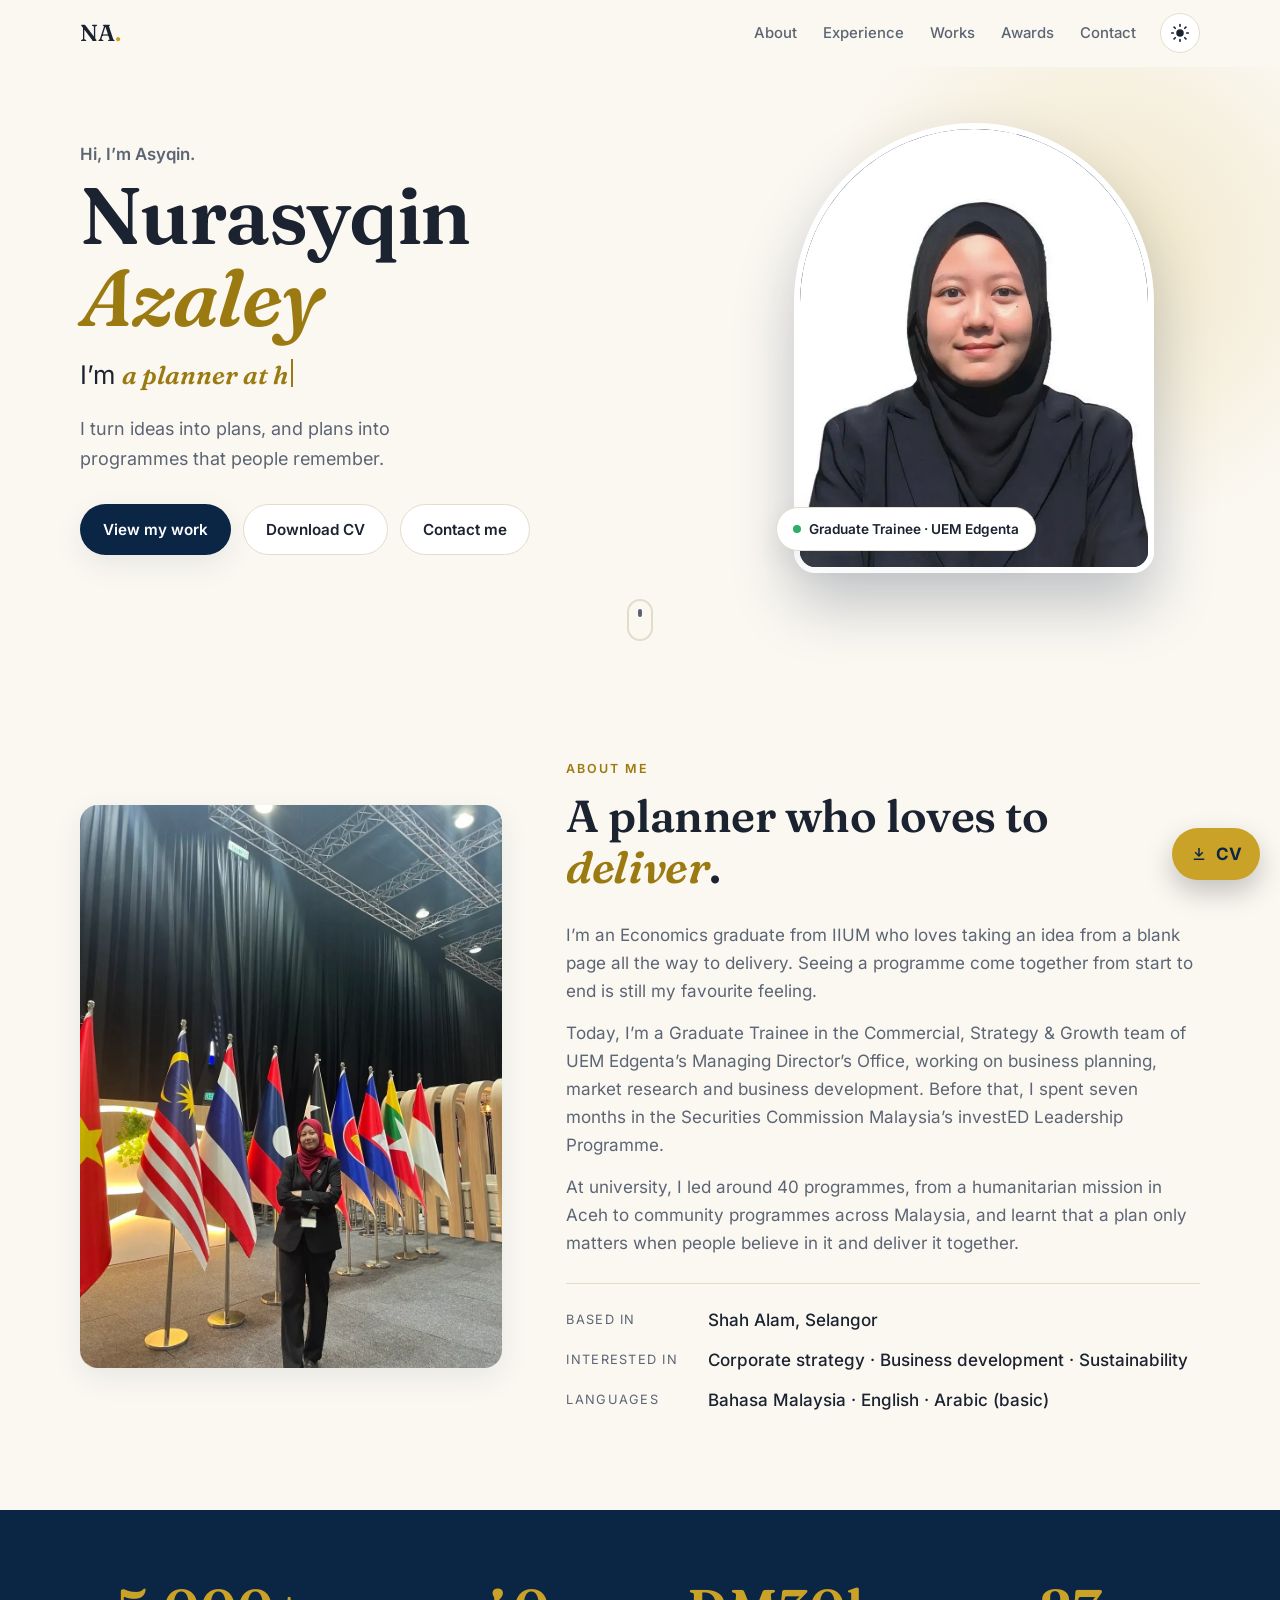
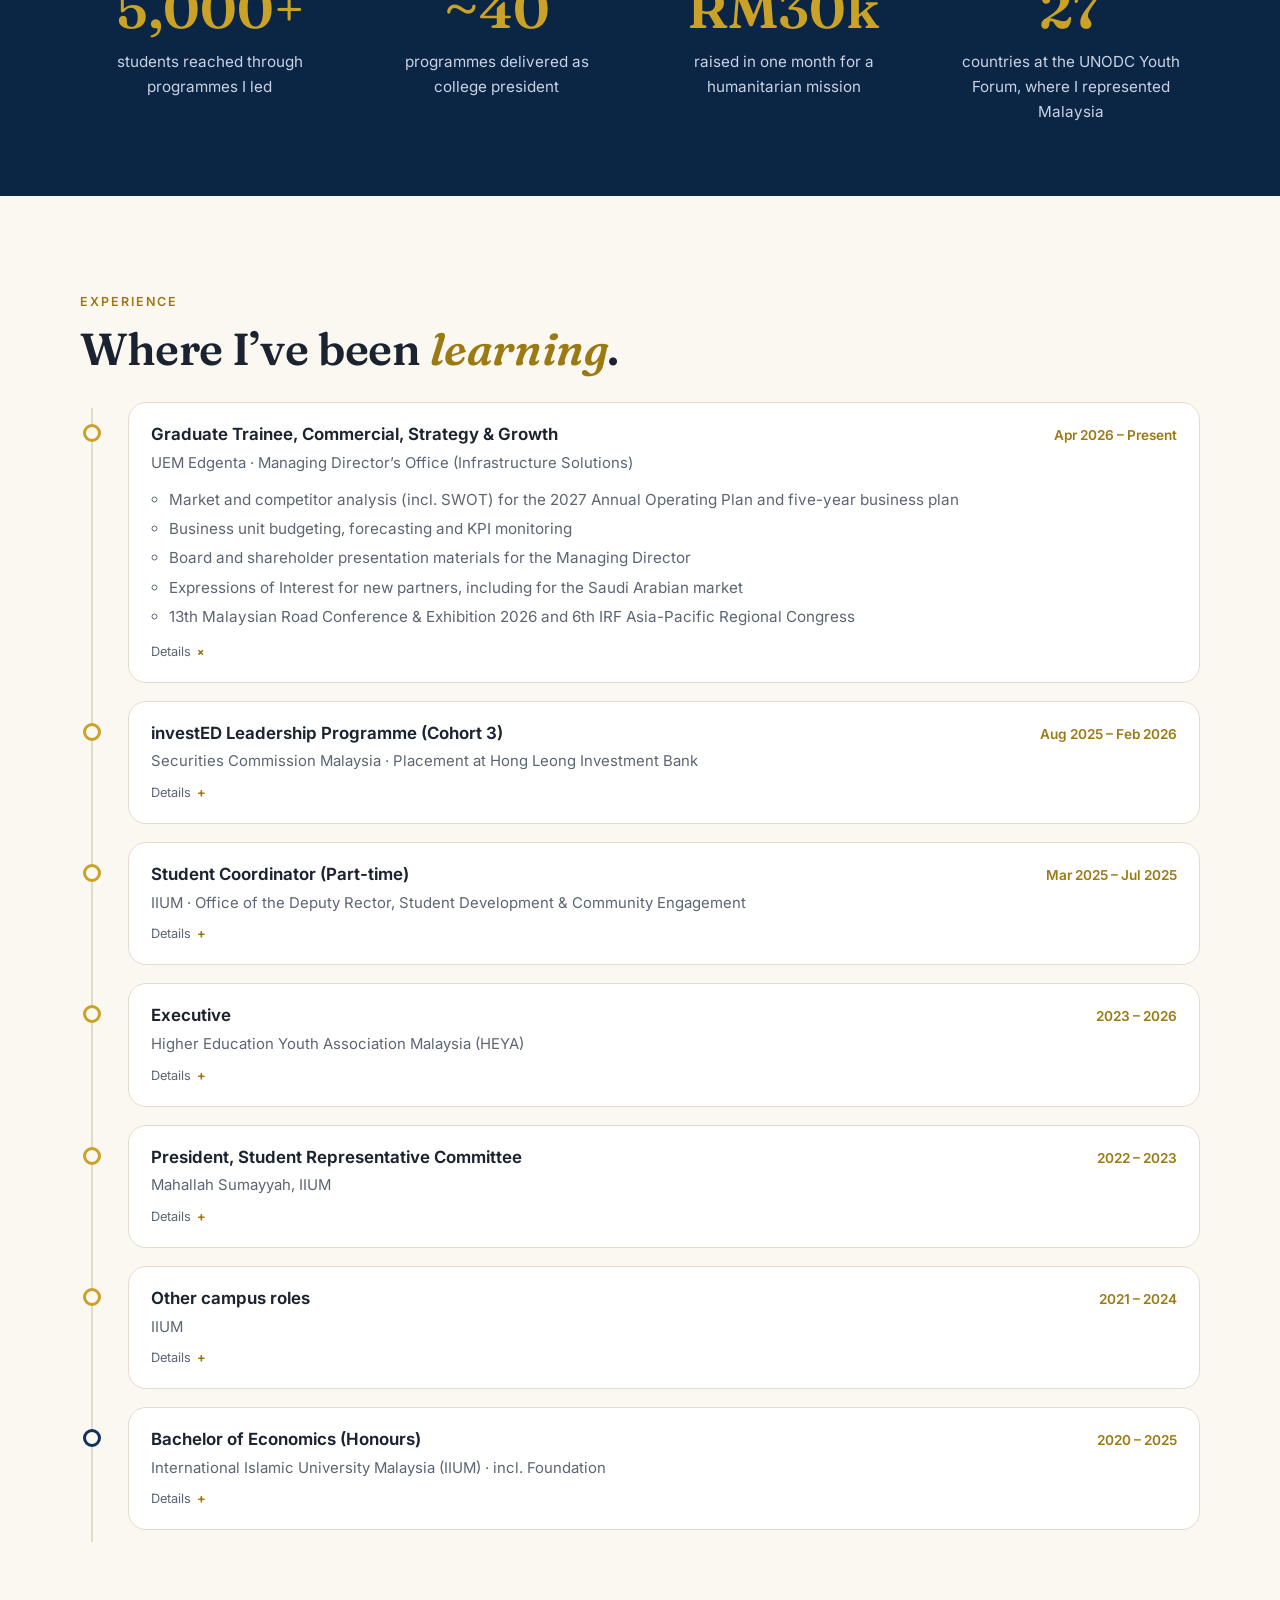
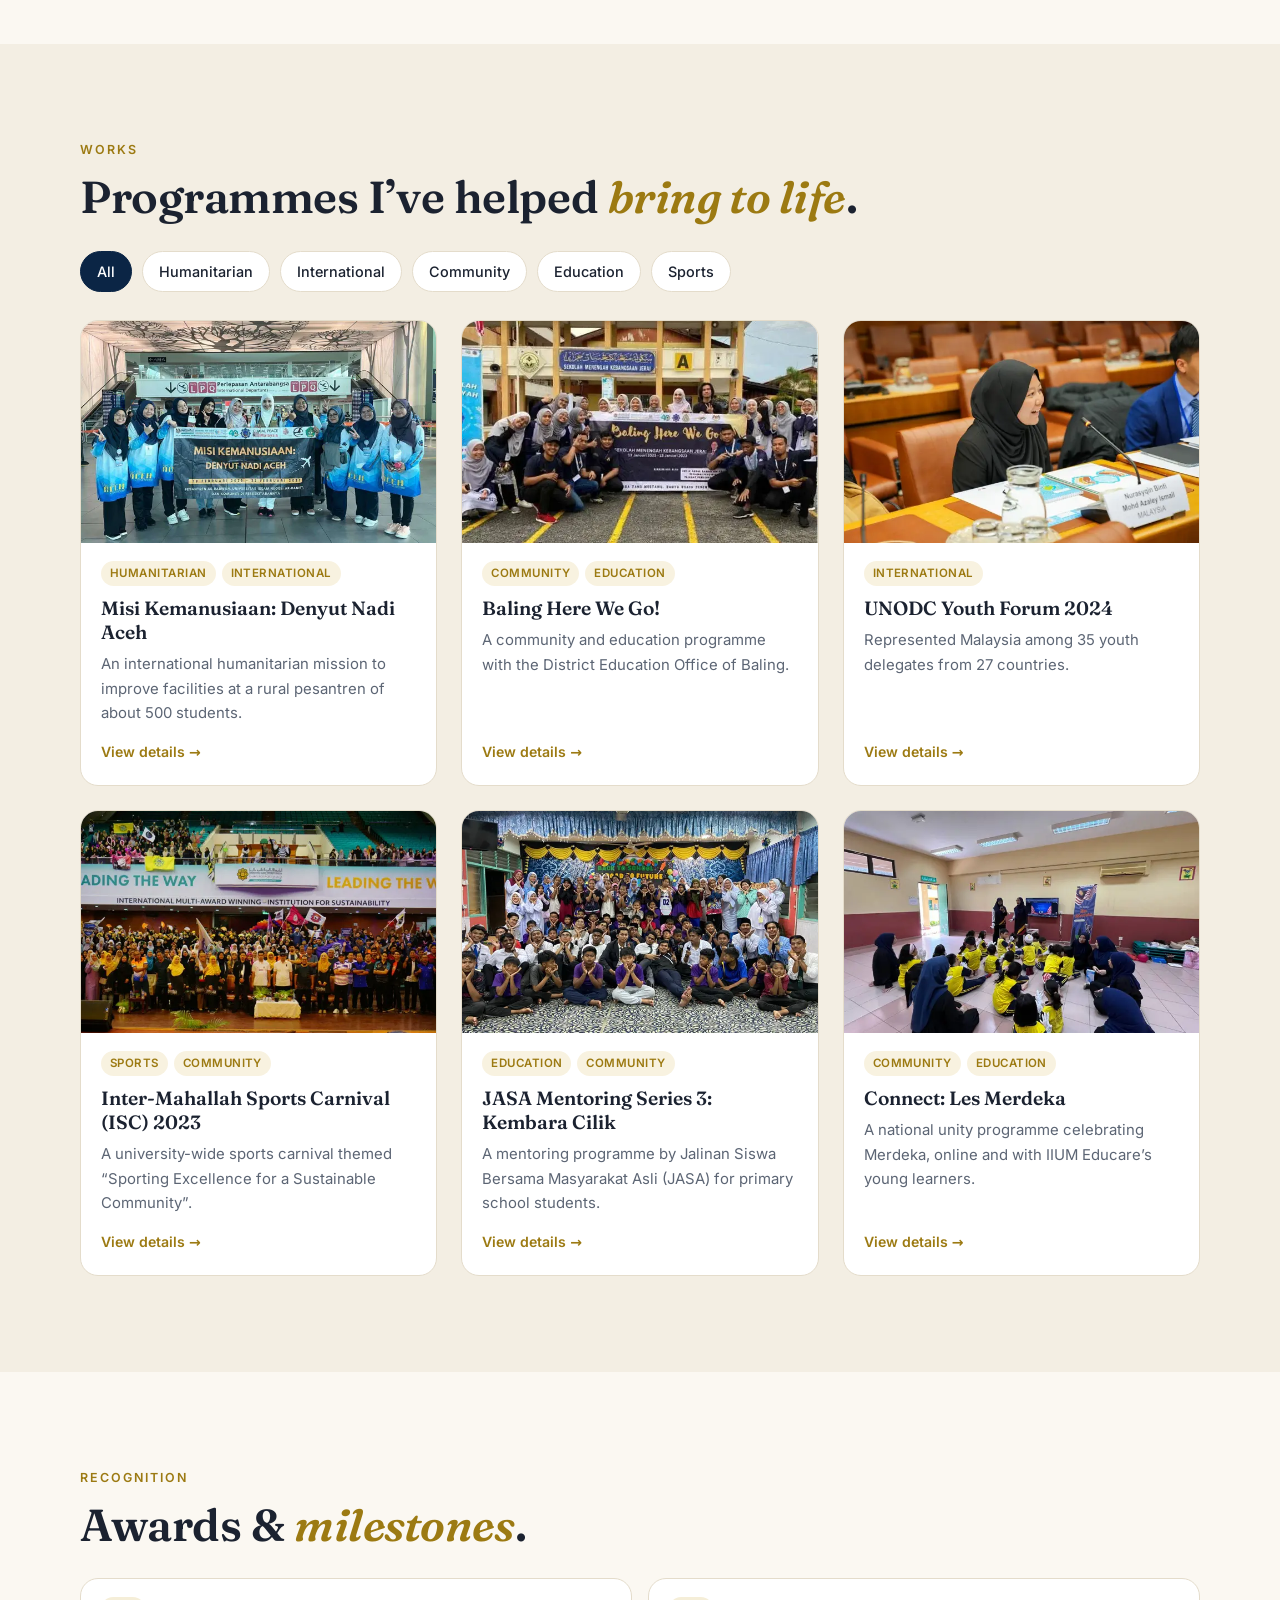
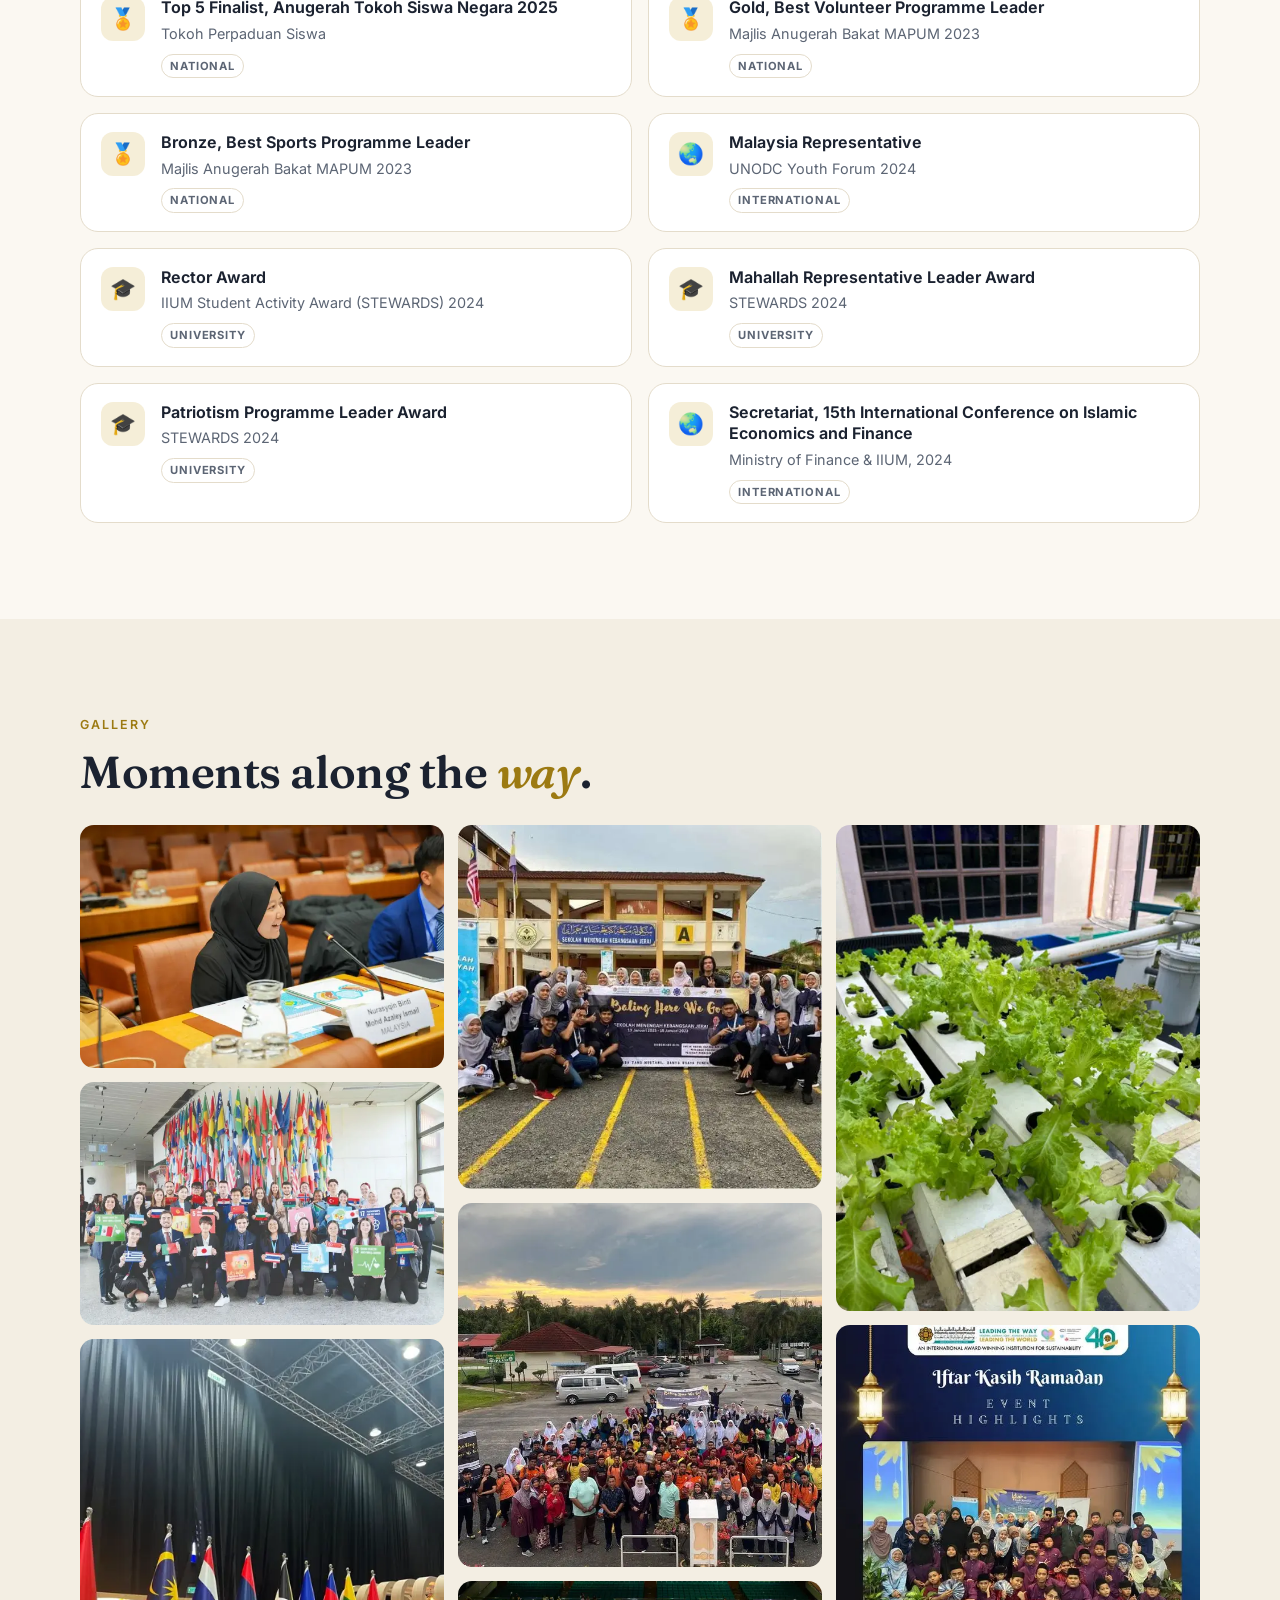
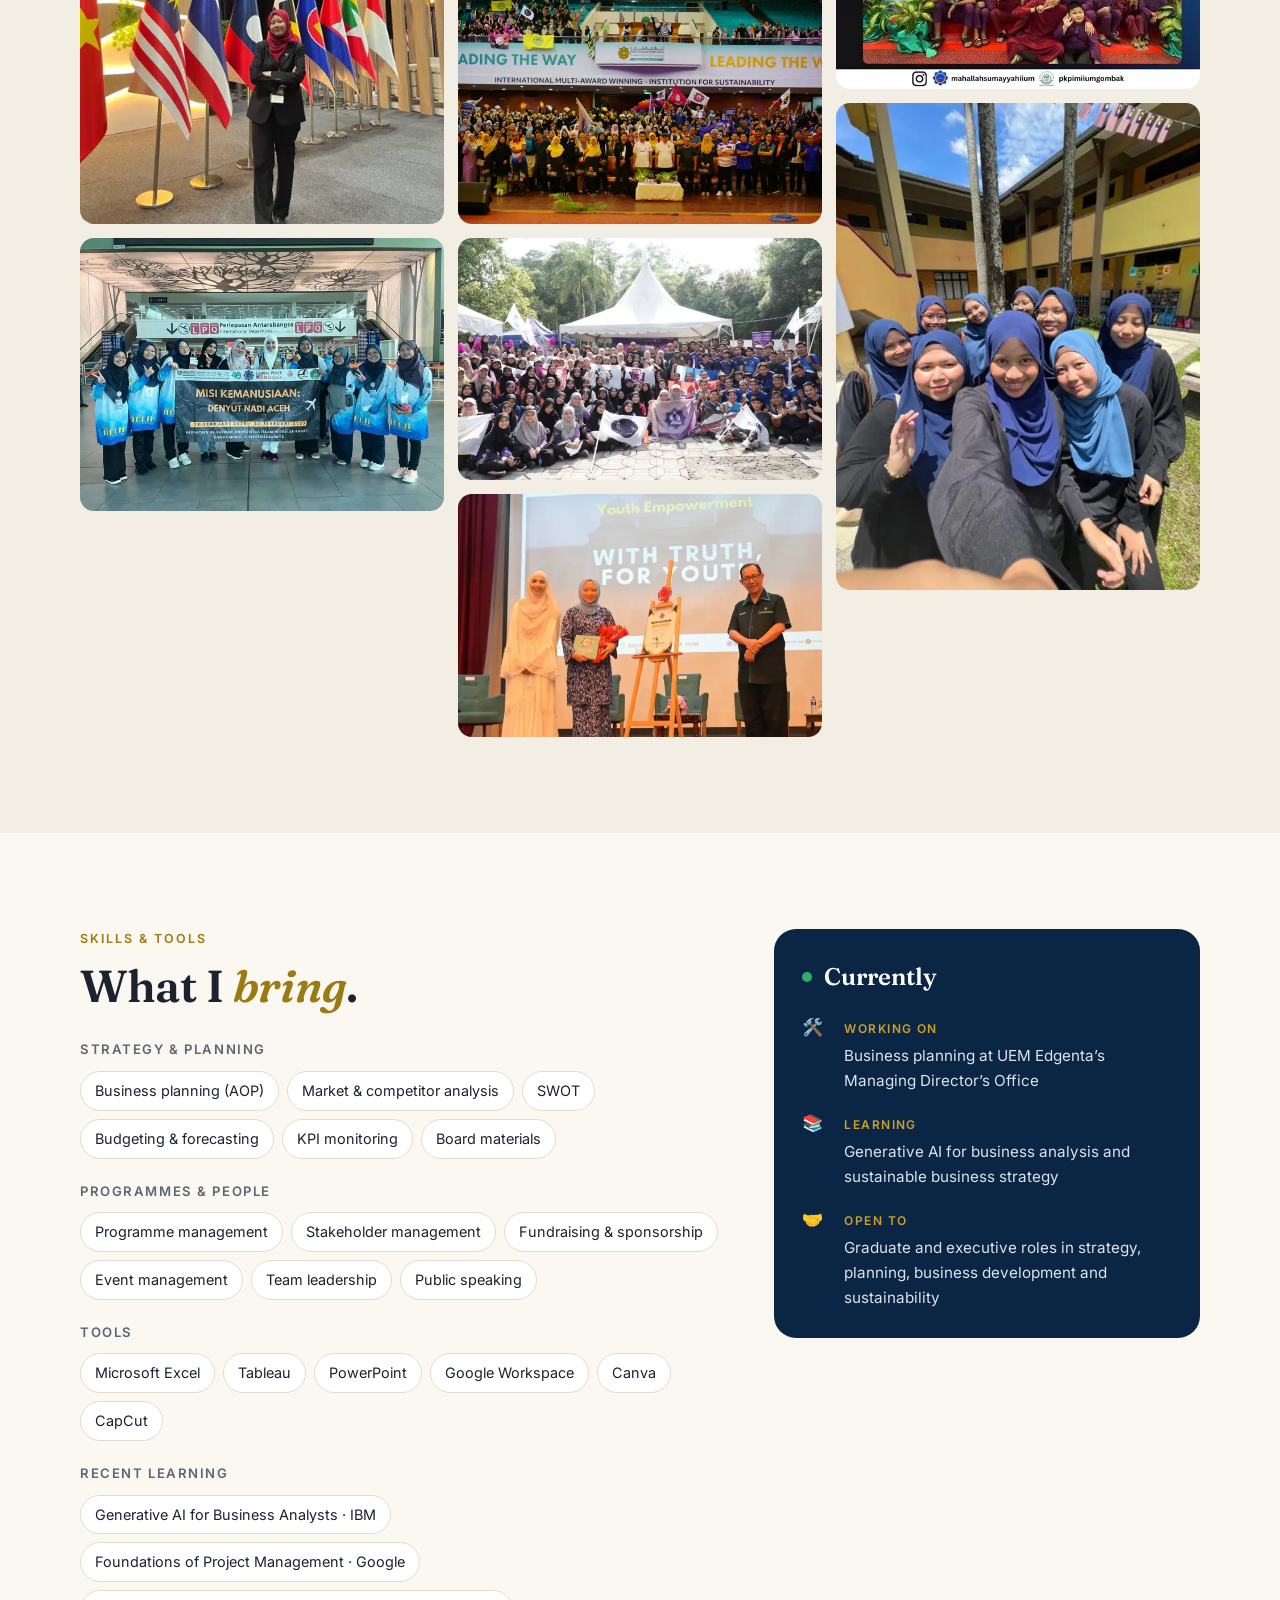
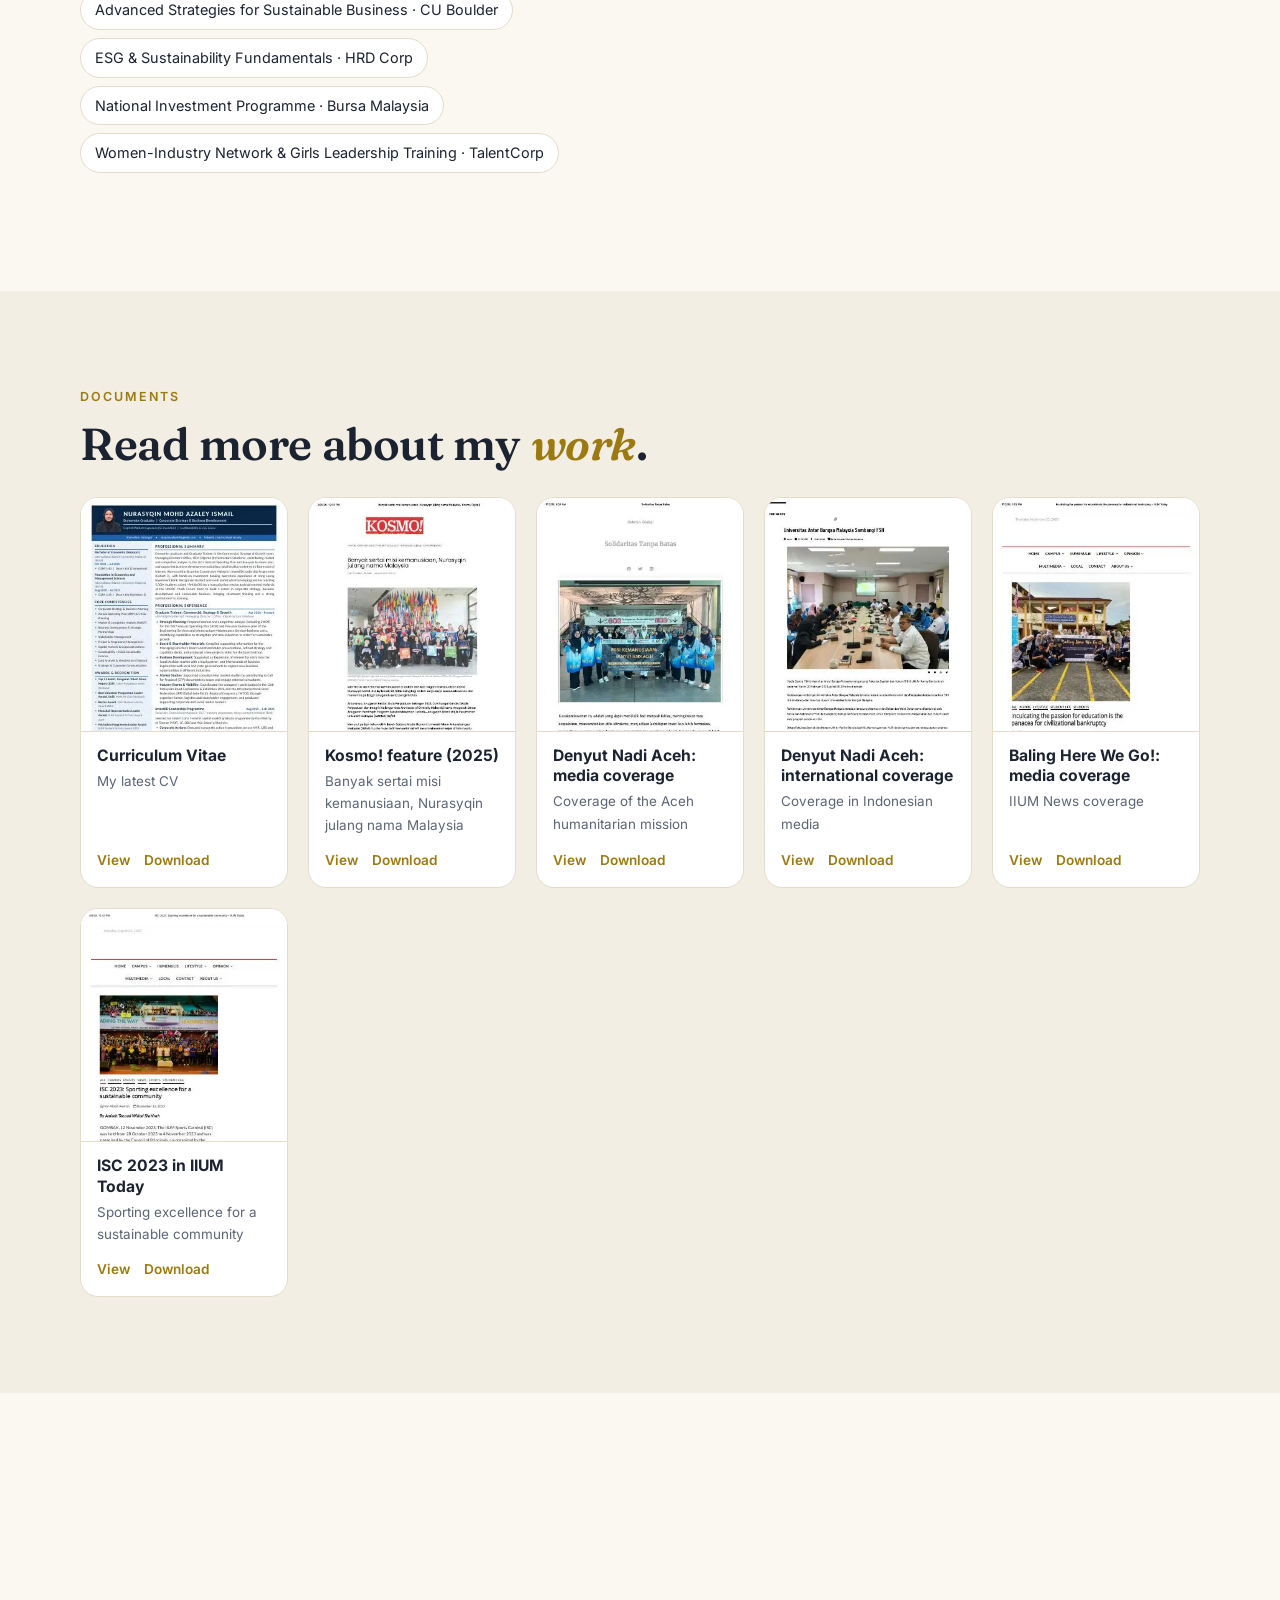
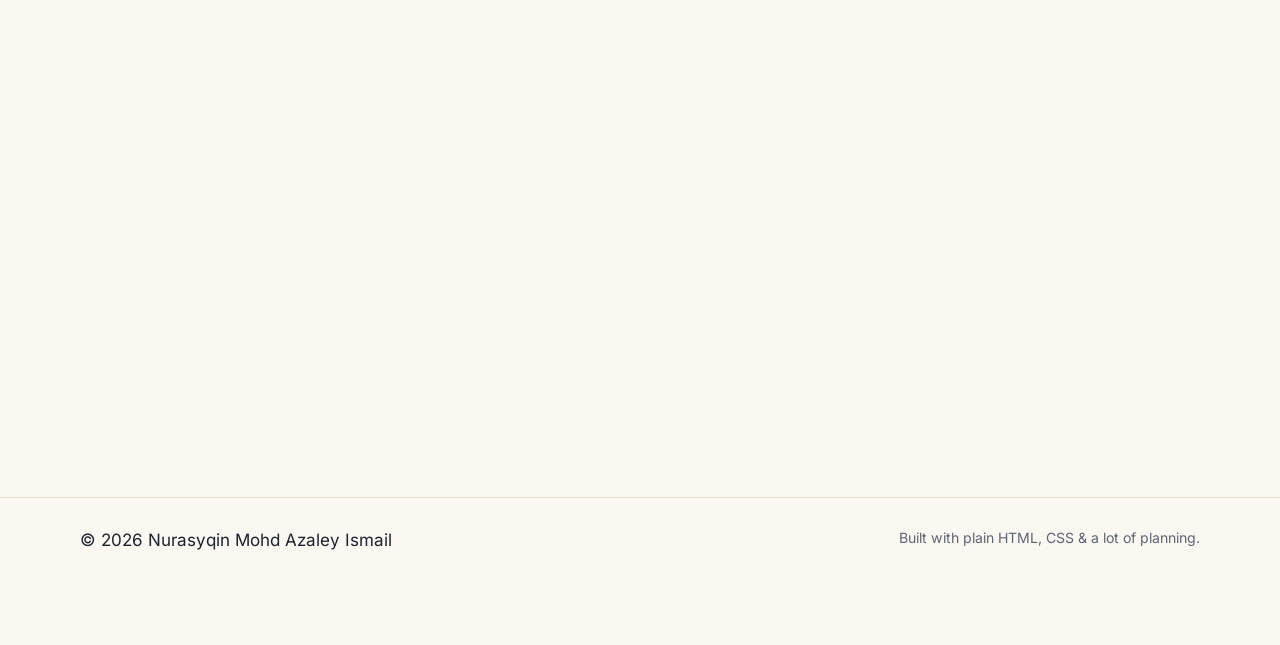
<file: index.html>
<!DOCTYPE html>
<html lang="en">
<head>
  <meta charset="utf-8">
  <meta name="viewport" content="width=device-width, initial-scale=1">
  <title>Nurasyqin Mohd Azaley Ismail | Economics Graduate · Strategy &amp; Planning</title>
  <meta name="description" content="Nurasyqin (Asyqin) Mohd Azaley Ismail: Economics graduate and Graduate Trainee in corporate strategy at UEM Edgenta. Programmes, achievements, experience and contact.">
  <meta name="author" content="Nurasyqin Mohd Azaley Ismail">
  <meta name="theme-color" content="#0B2545">
  <!-- Hidden from search engines. To be findable on Google, delete the next line and edit robots.txt (see HOW-TO-EDIT.md). -->
  <meta name="robots" content="noindex, nofollow">
  <link rel="canonical" href="https://asyqinazaley.github.io/">

  <!-- Link previews (WhatsApp, LinkedIn, X) -->
  <meta property="og:type" content="profile">
  <meta property="og:title" content="Nurasyqin Mohd Azaley Ismail | Strategy · Planning · Programmes">
  <meta property="og:description" content="Economics graduate who turns ideas into plans, and plans into programmes people remember.">
  <meta property="og:url" content="https://asyqinazaley.github.io/">
  <meta property="og:image" content="https://asyqinazaley.github.io/og-image.jpg">
  <meta property="og:image:width" content="1200">
  <meta property="og:image:height" content="630">
  <meta name="twitter:card" content="summary_large_image">

  <link rel="icon" href="favicon.svg" type="image/svg+xml">
  <link rel="preload" href="inter-var.woff2" as="font" type="font/woff2" crossorigin>
  <link rel="preload" href="fraunces-600.woff2" as="font" type="font/woff2" crossorigin>
  <link rel="stylesheet" href="style.css">

  <script>
    // Apply saved theme before paint to avoid a flash
    (function () {
      var t = localStorage.getItem("theme");
      if (!t) t = matchMedia("(prefers-color-scheme: dark)").matches ? "dark" : "light";
      document.documentElement.dataset.theme = t;
    })();
  </script>

  <script type="application/ld+json">
  {
    "@context": "https://schema.org",
    "@type": "Person",
    "name": "Nurasyqin Mohd Azaley Ismail",
    "alternateName": "Asyqin Azaley",
    "jobTitle": "Graduate Trainee, Commercial, Strategy & Growth",
    "worksFor": { "@type": "Organization", "name": "UEM Edgenta" },
    "alumniOf": { "@type": "CollegeOrUniversity", "name": "International Islamic University Malaysia" },
    "url": "https://asyqinazaley.github.io/",
    "sameAs": ["https://www.linkedin.com/in/asyqinazaley"]
  }
  </script>
</head>
<body>
  <a class="skip" href="#main">Skip to content</a>

  <header class="nav" id="top">
    <div class="wrap nav-inner">
      <a href="#top" class="logo" aria-label="Home">NA<span>.</span></a>
      <nav class="nav-links" aria-label="Main">
        <a href="#about">About</a>
        <a href="#experience">Experience</a>
        <a href="#works">Works</a>
        <a href="#awards">Awards</a>
        <a href="#contact">Contact</a>
      </nav>
      <button class="icon-btn" id="themeToggle" aria-label="Switch dark/light mode">
        <svg class="i-sun" viewBox="0 0 24 24" width="20" height="20" aria-hidden="true"><circle cx="12" cy="12" r="4.5" fill="currentColor"/><g stroke="currentColor" stroke-width="2" stroke-linecap="round"><path d="M12 2v2M12 20v2M2 12h2M20 12h2M4.9 4.9l1.4 1.4M17.7 17.7l1.4 1.4M4.9 19.1l1.4-1.4M17.7 6.3l1.4-1.4"/></g></svg>
        <svg class="i-moon" viewBox="0 0 24 24" width="20" height="20" aria-hidden="true"><path fill="currentColor" d="M20.5 14.6A8.5 8.5 0 0 1 9.4 3.5a8.5 8.5 0 1 0 11.1 11.1z"/></svg>
      </button>
    </div>
  </header>

  <main id="main">
    <!-- HERO -->
    <section class="hero">
      <div class="wrap hero-grid">
        <div class="hero-text reveal">
          <p class="eyebrow" id="heroGreeting"></p>
          <h1 class="hero-name">Nurasyqin <em>Azaley</em></h1>
          <p class="rotator"><span id="rotIntro"></span> <span class="rot" id="rotWord" aria-live="polite"></span><span class="caret" aria-hidden="true"></span></p>
          <p class="hero-tagline" id="heroTagline"></p>
          <div class="btn-row">
            <a class="btn btn-primary" href="#works">View my work</a>
            <a class="btn btn-ghost" data-cv href="#" download>Download CV</a>
            <a class="btn btn-ghost" href="#contact">Contact me</a>
          </div>
        </div>
        <div class="hero-photo reveal">
          <div class="photo-frame">
            <img id="heroPhoto" alt="Portrait of Nurasyqin Mohd Azaley Ismail" width="686" height="754" fetchpriority="high">
          </div>
          <span class="badge" id="heroBadge"></span>
        </div>
      </div>
      <a class="scroll-cue" href="#about" aria-label="Scroll down"><span></span></a>
    </section>

    <!-- ABOUT -->
    <section id="about" class="section">
      <div class="wrap about-grid">
        <figure class="about-photo reveal"><img id="aboutPhoto" alt="Asyqin at an ASEAN event" loading="lazy"></figure>
        <div class="reveal">
          <p class="kicker">About me</p>
          <h2 class="h2">A planner who loves to <em>deliver</em>.</h2>
          <div id="aboutText" class="prose"></div>
          <dl id="aboutFacts" class="facts"></dl>
        </div>
      </div>
    </section>

    <!-- HIGHLIGHTS -->
    <section class="section highlights" aria-label="Highlights">
      <div class="wrap stats" id="stats"></div>
    </section>

    <!-- EXPERIENCE -->
    <section id="experience" class="section">
      <div class="wrap">
        <p class="kicker reveal">Experience</p>
        <h2 class="h2 reveal">Where I’ve been <em>learning</em>.</h2>
        <ol class="timeline" id="timeline"></ol>
      </div>
    </section>

    <!-- WORKS -->
    <section id="works" class="section alt">
      <div class="wrap">
        <p class="kicker reveal">Works</p>
        <h2 class="h2 reveal">Programmes I’ve helped <em>bring to life</em>.</h2>
        <div class="filters reveal" id="filters" role="tablist" aria-label="Filter projects"></div>
        <div class="cards" id="cards"></div>
      </div>
    </section>

    <!-- AWARDS -->
    <section id="awards" class="section">
      <div class="wrap">
        <p class="kicker reveal">Recognition</p>
        <h2 class="h2 reveal">Awards &amp; <em>milestones</em>.</h2>
        <div class="awards" id="awardList"></div>
      </div>
    </section>

    <!-- GALLERY -->
    <section id="gallery" class="section alt">
      <div class="wrap">
        <p class="kicker reveal">Gallery</p>
        <h2 class="h2 reveal">Moments along the <em>way</em>.</h2>
        <div class="gallery" id="galleryGrid"></div>
      </div>
    </section>

    <!-- SKILLS + CURRENTLY -->
    <section id="skills" class="section">
      <div class="wrap skills-grid">
        <div class="reveal">
          <p class="kicker">Skills &amp; tools</p>
          <h2 class="h2">What I <em>bring</em>.</h2>
          <div id="skillGroups"></div>
        </div>
        <aside class="currently reveal" aria-label="Currently">
          <p class="currently-title"><span class="pulse" aria-hidden="true"></span> Currently</p>
          <ul id="currentlyList"></ul>
        </aside>
      </div>
    </section>

    <!-- TESTIMONIALS (hidden when empty) -->
    <section id="testimonials" class="section alt" hidden>
      <div class="wrap">
        <p class="kicker reveal">Kind words</p>
        <h2 class="h2 reveal">What people <em>say</em>.</h2>
        <div class="quotes" id="quoteList"></div>
      </div>
    </section>

    <!-- DOCUMENTS -->
    <section id="documents" class="section alt">
      <div class="wrap">
        <p class="kicker reveal">Documents</p>
        <h2 class="h2 reveal">Read more about my <em>work</em>.</h2>
        <div class="docs" id="docList"></div>
      </div>
    </section>

    <!-- CONTACT -->
    <section id="contact" class="section contact">
      <div class="wrap contact-grid">
        <div class="reveal">
          <p class="kicker">Contact</p>
          <h2 class="h2" id="contactHeading"></h2>
          <p class="prose" id="contactText"></p>
          <div class="contact-links">
            <a class="contact-link" id="emailLink" href="#">
              <svg viewBox="0 0 24 24" width="22" height="22" aria-hidden="true"><path fill="currentColor" d="M3 5h18a1 1 0 0 1 1 1v12a1 1 0 0 1-1 1H3a1 1 0 0 1-1-1V6a1 1 0 0 1 1-1zm9 7.2L4 7.3V17h16V7.3l-8 4.9zM5.2 7l6.8 4.2L18.8 7H5.2z"/></svg>
              <span id="emailText"></span>
            </a>
            <a class="contact-link" id="linkedinLink" href="#" target="_blank" rel="noopener">
              <svg viewBox="0 0 24 24" width="22" height="22" aria-hidden="true"><path fill="currentColor" d="M4.98 3.5a2.5 2.5 0 1 1 0 5 2.5 2.5 0 0 1 0-5zM3 9.5h4V21H3V9.5zm7 0h3.8v1.6h.1c.5-1 1.8-2 3.8-2 4 0 4.8 2.6 4.8 6V21h-4v-5.1c0-1.2 0-2.8-1.7-2.8s-2 1.3-2 2.7V21h-4V9.5z"/></svg>
              <span>LinkedIn</span>
            </a>
          </div>
          <div class="qr-box">
            <div id="qr" class="qr" aria-label="QR code linking to this website"></div>
            <div>
              <p class="qr-title">Scan to visit this site</p>
              <p class="muted small">Handy for printed CVs and name cards.</p>
              <button class="link-btn" id="qrDownload">Download QR code</button>
            </div>
          </div>
        </div>
        <form class="form reveal" id="contactForm" novalidate>
          <label>Your name<input name="name" required autocomplete="name"></label>
          <label>Your email<input name="email" type="email" required autocomplete="email"></label>
          <label>Message<textarea name="message" rows="5" required></textarea></label>
          <input type="checkbox" name="botcheck" class="hp" tabindex="-1" autocomplete="off">
          <button class="btn btn-primary" type="submit">Send message</button>
          <p class="form-status" id="formStatus" role="status"></p>
        </form>
      </div>
    </section>
  </main>

  <footer class="footer">
    <div class="wrap footer-inner">
      <p>© <span id="year"></span> Nurasyqin Mohd Azaley Ismail</p>
      <p class="muted small">Built with plain HTML, CSS &amp; a lot of planning.</p>
    </div>
  </footer>

  <!-- Always-visible CV button -->
  <a class="cv-fab" data-cv href="#" download aria-label="Download CV">
    <svg viewBox="0 0 24 24" width="18" height="18" aria-hidden="true"><path fill="currentColor" d="M11 4h2v8.2l3.3-3.3 1.4 1.4L12 16l-5.7-5.7 1.4-1.4L11 12.2V4zM5 18h14v2H5z"/></svg>
    <span>CV</span>
  </a>

  <!-- Project detail dialog -->
  <dialog id="projectDialog" class="dialog" aria-labelledby="pdTitle">
    <button class="dialog-close" data-close aria-label="Close">×</button>
    <div id="pdBody"></div>
  </dialog>

  <!-- Lightbox -->
  <div class="lightbox" id="lightbox" hidden>
    <button class="lb-btn lb-close" data-lb="close" aria-label="Close">×</button>
    <button class="lb-btn lb-prev" data-lb="prev" aria-label="Previous">‹</button>
    <figure><img id="lbImg" alt=""><figcaption id="lbCap"></figcaption></figure>
    <button class="lb-btn lb-next" data-lb="next" aria-label="Next">›</button>
  </div>

  <div class="toast" id="toast" role="status" hidden></div>

  <noscript>
    <div class="wrap" style="padding:2rem 0">
      <h1>Nurasyqin Mohd Azaley Ismail</h1>
      <p>Economics graduate and Graduate Trainee in the Commercial, Strategy &amp; Growth team at UEM Edgenta. Please enable JavaScript to view the full site, or contact me on <a href="https://www.linkedin.com/in/asyqinazaley">LinkedIn</a>.</p>
    </div>
  </noscript>

  <script src="qrcode.js" defer></script>
  <script src="main.js" defer></script>
</body>
</html>
</file>
<file: style.css>
/* ========== Fonts (self-hosted, no tracking) ========== */
@font-face { font-family: "Inter"; src: url("inter-var.woff2") format("woff2"); font-weight: 100 900; font-display: swap; }
@font-face { font-family: "Fraunces"; src: url("fraunces-600.woff2") format("woff2"); font-weight: 600; font-display: swap; }
@font-face { font-family: "Fraunces"; src: url("fraunces-600-italic.woff2") format("woff2"); font-weight: 600; font-style: italic; font-display: swap; }

/* ========== Theme ========== */
:root {
  --navy: #0B2545; --navy-2: #13315C; --gold: #C9A227; --gold-soft: #E9D9A6;
  --bg: #FBF8F2; --bg-alt: #F3EEE3; --card: #FFFFFF; --text: #1B2230; --muted: #5C6574;
  --line: #E4DCCB; --accent: var(--navy); --accent-text: #FFFFFF; --highlight: #9C7A12;
  --shadow: 0 10px 30px rgba(11, 37, 69, .08);
  --radius: 18px; --serif: "Fraunces", Georgia, serif; --sans: "Inter", system-ui, -apple-system, "Segoe UI", sans-serif;
}
[data-theme="dark"] {
  --bg: #0A1628; --bg-alt: #0E1D33; --card: #12243F; --text: #E8ECF3; --muted: #9DA9BC;
  --line: #22385A; --accent: var(--gold); --accent-text: #0A1628; --highlight: #E2C15A;
  --shadow: 0 10px 30px rgba(0, 0, 0, .35);
}

/* ========== Base ========== */
*, *::before, *::after { box-sizing: border-box; }
html { scroll-behavior: smooth; scroll-padding-top: 76px; }
body { margin: 0; font-family: var(--sans); font-size: 17px; line-height: 1.65; color: var(--text); background: var(--bg); -webkit-font-smoothing: antialiased; transition: background .3s, color .3s; }
img { max-width: 100%; display: block; }
a { color: inherit; }
.wrap { width: min(1120px, 100% - 40px); margin-inline: auto; }
.skip { position: absolute; left: -999px; top: 8px; background: var(--navy); color: #fff; padding: 8px 14px; border-radius: 8px; z-index: 99; }
.skip:focus { left: 8px; }
:focus-visible { outline: 3px solid var(--gold); outline-offset: 3px; border-radius: 6px; }
.muted { color: var(--muted); } .small { font-size: .88rem; }
em { font-family: var(--serif); font-style: italic; font-weight: 600; color: var(--highlight); }

.section { padding: 96px 0; }
.section.alt { background: var(--bg-alt); }
.kicker { text-transform: uppercase; letter-spacing: .16em; font-size: .78rem; font-weight: 600; color: var(--highlight); margin: 0 0 10px; }
.h2 { font-family: var(--serif); font-weight: 600; font-size: clamp(1.9rem, 4vw, 2.8rem); line-height: 1.15; margin: 0 0 28px; color: var(--text); letter-spacing: -.01em; }
.prose p { margin: 0 0 14px; color: var(--muted); }

/* ========== Nav ========== */
.nav { position: sticky; top: 0; z-index: 40; backdrop-filter: saturate(160%) blur(12px); background: color-mix(in srgb, var(--bg) 82%, transparent); border-bottom: 1px solid transparent; transition: border-color .3s; }
.nav.scrolled { border-bottom-color: var(--line); }
.nav-inner { display: flex; align-items: center; gap: 24px; height: 66px; }
.logo { font-family: var(--serif); font-weight: 600; font-size: 1.45rem; text-decoration: none; color: var(--text); }
.logo span { color: var(--gold); }
.nav-links { display: flex; gap: 26px; margin-left: auto; }
.nav-links a { text-decoration: none; font-size: .93rem; color: var(--muted); font-weight: 500; }
.nav-links a:hover { color: var(--text); }
.icon-btn { border: 1px solid var(--line); background: var(--card); color: var(--text); width: 40px; height: 40px; border-radius: 50%; display: grid; place-items: center; cursor: pointer; }
.i-moon { display: none; } [data-theme="dark"] .i-moon { display: block; } [data-theme="dark"] .i-sun { display: none; }
@media (max-width: 760px) { .nav-links { display: none; } .icon-btn { margin-left: auto; } }

/* ========== Buttons ========== */
.btn { display: inline-flex; align-items: center; gap: 8px; padding: 12px 22px; border-radius: 999px; font-weight: 600; font-size: .95rem; text-decoration: none; border: 1.5px solid transparent; cursor: pointer; transition: transform .2s, box-shadow .2s, background .2s; font-family: inherit; }
.btn:hover { transform: translateY(-2px); }
.btn-primary { background: var(--accent); color: var(--accent-text); box-shadow: var(--shadow); }
.btn-ghost { border-color: var(--line); background: var(--card); color: var(--text); }
.btn-row { display: flex; flex-wrap: wrap; gap: 12px; margin-top: 30px; }
.link-btn { background: none; border: 0; padding: 0; color: var(--highlight); font-weight: 600; cursor: pointer; font: inherit; font-size: .92rem; text-decoration: underline; text-underline-offset: 3px; }

/* ========== Hero ========== */
.hero { position: relative; padding: 56px 0 90px; overflow: hidden; }
.hero::before { content: ""; position: absolute; inset: -20% -10% auto auto; width: 620px; height: 620px; border-radius: 50%; background: radial-gradient(circle, color-mix(in srgb, var(--gold) 22%, transparent), transparent 65%); pointer-events: none; }
.hero-grid { display: grid; grid-template-columns: 1.15fr .85fr; gap: 56px; align-items: center; position: relative; }
.eyebrow { font-weight: 600; color: var(--muted); margin: 0 0 6px; font-size: 1.05rem; }
.hero-name { font-family: var(--serif); font-weight: 600; font-size: clamp(2.8rem, 7vw, 5rem); line-height: 1.02; margin: 0 0 16px; letter-spacing: -.02em; }
.rotator { font-size: clamp(1.2rem, 2.6vw, 1.6rem); margin: 0 0 18px; min-height: 1.6em; }
.rot { font-family: var(--serif); font-style: italic; color: var(--highlight); font-weight: 600; }
.caret { display: inline-block; width: 2px; height: 1.1em; background: var(--highlight); margin-left: 3px; vertical-align: -3px; animation: blink 1s steps(1) infinite; }
@keyframes blink { 50% { opacity: 0; } }
.hero-tagline { color: var(--muted); font-size: 1.12rem; max-width: 34ch; margin: 0; }
.hero-photo { position: relative; justify-self: center; }
.photo-frame { width: min(360px, 78vw); aspect-ratio: 4 / 5; border-radius: 200px 200px 24px 24px; overflow: hidden; background: linear-gradient(160deg, var(--navy) 0%, var(--navy-2) 100%); box-shadow: 0 30px 60px rgba(11, 37, 69, .25); border: 6px solid var(--card); }
.photo-frame img { width: 100%; height: 100%; object-fit: cover; object-position: 50% 30%; cursor: pointer; }
.badge { position: absolute; bottom: 22px; left: -18px; background: var(--card); color: var(--text); font-size: .85rem; font-weight: 600; padding: 10px 16px; border-radius: 999px; box-shadow: var(--shadow); border: 1px solid var(--line); white-space: nowrap; }
.badge::before { content: ""; display: inline-block; width: 8px; height: 8px; border-radius: 50%; background: #2EAD6B; margin-right: 8px; vertical-align: 1px; }
.scroll-cue { position: absolute; left: 50%; bottom: 22px; width: 26px; height: 42px; border: 2px solid var(--line); border-radius: 14px; transform: translateX(-50%); }
.scroll-cue span { position: absolute; left: 50%; top: 8px; width: 4px; height: 8px; margin-left: -2px; border-radius: 2px; background: var(--muted); animation: cue 1.8s infinite; }
@keyframes cue { 0% { opacity: 0; transform: translateY(0); } 40% { opacity: 1; } 100% { opacity: 0; transform: translateY(12px); } }
@media (max-width: 860px) {
  .hero { padding-top: 28px; }
  .hero-grid { grid-template-columns: 1fr; gap: 36px; text-align: center; }
  .hero-photo { order: -1; } .photo-frame { width: min(230px, 62vw); } .hero-tagline { margin-inline: auto; } .btn-row { justify-content: center; }
  .badge { left: 50%; transform: translateX(-50%); bottom: -14px; }
  .scroll-cue { display: none; }
}

/* ========== About ========== */
.about-grid { display: grid; grid-template-columns: .8fr 1.2fr; gap: 64px; align-items: center; }
.about-photo { margin: 0; border-radius: var(--radius); overflow: hidden; box-shadow: var(--shadow); aspect-ratio: 3 / 4; }
.about-photo img { width: 100%; height: 100%; object-fit: cover; }
.facts { display: grid; gap: 12px; margin: 26px 0 0; padding: 22px 0 0; border-top: 1px solid var(--line); }
.facts div { display: grid; grid-template-columns: 130px 1fr; gap: 12px; }
.facts dt { font-size: .8rem; text-transform: uppercase; letter-spacing: .1em; color: var(--muted); padding-top: 3px; }
.facts dd { margin: 0; font-weight: 500; }
@media (max-width: 860px) { .about-grid { grid-template-columns: 1fr; gap: 36px; } .about-photo { max-width: 420px; aspect-ratio: 4 / 4.4; } .facts div { grid-template-columns: 1fr; gap: 0; } }

/* ========== Highlights ========== */
.highlights { background: var(--navy); color: #fff; padding: 64px 0; }
[data-theme="dark"] .highlights { background: #071121; }
.stats { display: grid; grid-template-columns: repeat(4, 1fr); gap: 28px; }
.stat { text-align: center; padding: 8px; }
.stat-num { font-family: var(--serif); font-weight: 600; font-size: clamp(2.4rem, 5vw, 3.4rem); color: var(--gold); line-height: 1; }
.stat-label { margin: 12px auto 0; color: #C9D3E3; font-size: .95rem; max-width: 22ch; }
@media (max-width: 760px) { .stats { grid-template-columns: 1fr 1fr; gap: 34px 16px; } }

/* ========== Timeline ========== */
.timeline { list-style: none; margin: 10px 0 0; padding: 0; position: relative; }
.timeline::before { content: ""; position: absolute; left: 11px; top: 6px; bottom: 6px; width: 2px; background: var(--line); }
.tl-item { position: relative; padding: 0 0 18px 48px; }
.tl-dot { position: absolute; left: 3px; top: 22px; width: 18px; height: 18px; border-radius: 50%; background: var(--bg); border: 3px solid var(--gold); }
.tl-item[data-type="education"] .tl-dot { border-color: var(--navy-2); }
[data-theme="dark"] .tl-item[data-type="education"] .tl-dot { border-color: #6F8BB8; }
.tl-card { width: 100%; text-align: left; background: var(--card); border: 1px solid var(--line); border-radius: var(--radius); padding: 18px 22px; cursor: pointer; font: inherit; color: inherit; transition: box-shadow .25s, transform .25s; display: block; }
.tl-card:hover { box-shadow: var(--shadow); transform: translateY(-2px); }
.tl-head { display: flex; flex-wrap: wrap; justify-content: space-between; gap: 4px 16px; align-items: baseline; }
.tl-role { font-weight: 650; font-size: 1.05rem; margin: 0; }
.tl-dates { font-size: .85rem; color: var(--highlight); font-weight: 600; white-space: nowrap; }
.tl-org { color: var(--muted); font-size: .93rem; margin: 2px 0 0; }
.tl-more { display: grid; grid-template-rows: 0fr; transition: grid-template-rows .35s ease; }
.tl-more > div { overflow: hidden; }
.tl-item.open .tl-more { grid-template-rows: 1fr; }
.tl-more ul { margin: 12px 0 2px; padding-left: 18px; color: var(--muted); font-size: .95rem; }
.tl-more li { margin-bottom: 4px; }
.tl-toggle { font-size: .8rem; color: var(--muted); margin-top: 8px; display: inline-flex; gap: 6px; align-items: center; }
.tl-toggle::after { content: "+"; font-weight: 700; color: var(--highlight); transition: transform .3s; }
.tl-item.open .tl-toggle::after { transform: rotate(45deg); }

/* ========== Works ========== */
.filters { display: flex; flex-wrap: wrap; gap: 10px; margin-bottom: 28px; }
.chip { border: 1.5px solid var(--line); background: var(--card); color: var(--text); padding: 8px 16px; border-radius: 999px; font: inherit; font-size: .9rem; font-weight: 500; cursor: pointer; transition: all .2s; }
.chip[aria-selected="true"] { background: var(--accent); border-color: var(--accent); color: var(--accent-text); }
.cards { display: grid; grid-template-columns: repeat(3, 1fr); gap: 24px; }
.card { background: var(--card); border: 1px solid var(--line); border-radius: var(--radius); overflow: hidden; cursor: pointer; text-align: left; padding: 0; font: inherit; color: inherit; display: flex; flex-direction: column; transition: transform .3s, box-shadow .3s, opacity .3s; }
.card:hover { transform: translateY(-4px); box-shadow: var(--shadow); }
.card-img { aspect-ratio: 16 / 10; overflow: hidden; background: var(--bg-alt); }
.card-img img { width: 100%; height: 100%; object-fit: cover; transition: transform .6s; }
.card:hover .card-img img { transform: scale(1.05); }
.card-body { padding: 18px 20px 22px; display: flex; flex-direction: column; gap: 8px; flex: 1; }
.card-tags { display: flex; gap: 6px; flex-wrap: wrap; }
.tag { font-size: .72rem; font-weight: 600; letter-spacing: .04em; text-transform: uppercase; color: var(--highlight); background: color-mix(in srgb, var(--gold) 14%, transparent); padding: 3px 9px; border-radius: 999px; }
.card h3 { font-family: var(--serif); font-weight: 600; font-size: 1.2rem; line-height: 1.25; margin: 2px 0 0; }
.card p { margin: 0; color: var(--muted); font-size: .93rem; }
.card-more { margin-top: auto; padding-top: 6px; font-size: .88rem; font-weight: 600; color: var(--highlight); }
.card.hide { display: none; }
@media (max-width: 960px) { .cards { grid-template-columns: 1fr 1fr; } }
@media (max-width: 620px) { .cards { grid-template-columns: 1fr; } }

/* Dialog */
.dialog { border: 0; padding: 0; border-radius: 22px; width: min(760px, 94vw); max-height: 90vh; background: var(--card); color: var(--text); box-shadow: 0 40px 80px rgba(0,0,0,.35); }
.dialog::backdrop { background: rgba(6, 14, 28, .6); backdrop-filter: blur(4px); }
.dialog-close { position: sticky; top: 12px; float: right; margin: 12px 12px 0 0; width: 40px; height: 40px; border-radius: 50%; border: 0; background: rgba(0,0,0,.55); color: #fff; font-size: 1.6rem; line-height: 1; cursor: pointer; z-index: 2; }
.pd-photos { display: flex; gap: 8px; overflow-x: auto; scroll-snap-type: x mandatory; }
.pd-photos img { height: 320px; width: auto; max-width: 92%; object-fit: cover; scroll-snap-align: start; cursor: zoom-in; }
.pd-photos img:only-child { width: 100%; max-width: 100%; height: 360px; }
.pd-content { padding: 26px 30px 32px; }
.pd-content h3 { font-family: var(--serif); font-weight: 600; font-size: 1.7rem; line-height: 1.2; margin: 8px 0 6px; }
.pd-meta { color: var(--muted); font-size: .92rem; margin: 0 0 16px; }
.pd-role { display: inline-block; background: var(--bg-alt); border: 1px solid var(--line); padding: 6px 12px; border-radius: 10px; font-size: .9rem; margin-bottom: 14px; }
.pd-content h4 { font-size: .8rem; text-transform: uppercase; letter-spacing: .12em; color: var(--highlight); margin: 20px 0 8px; }
.pd-content ul { padding-left: 18px; margin: 0; }
.pd-links { display: flex; flex-wrap: wrap; gap: 10px; margin-top: 20px; }
.pd-links a { font-size: .88rem; padding: 8px 14px; }
@media (max-width: 620px) { .pd-photos img { height: 230px; } .pd-content { padding: 20px; } }

/* ========== Awards ========== */
.awards { display: grid; grid-template-columns: repeat(2, 1fr); gap: 16px; }
.award { display: flex; gap: 16px; align-items: flex-start; background: var(--card); border: 1px solid var(--line); border-radius: var(--radius); padding: 18px 20px; }
.award-icon { flex: none; width: 44px; height: 44px; border-radius: 12px; display: grid; place-items: center; background: color-mix(in srgb, var(--gold) 18%, transparent); font-size: 1.3rem; }
.award h3 { font-size: 1rem; font-weight: 650; margin: 0; line-height: 1.35; }
.award p { margin: 3px 0 0; color: var(--muted); font-size: .9rem; }
.level { display: inline-block; margin-top: 8px; font-size: .7rem; font-weight: 700; letter-spacing: .08em; text-transform: uppercase; color: var(--muted); border: 1px solid var(--line); padding: 2px 8px; border-radius: 999px; }
@media (max-width: 720px) { .awards { grid-template-columns: 1fr; } }

/* ========== Gallery ========== */
.gallery { columns: 3 260px; column-gap: 14px; }
.gallery button { display: block; width: 100%; margin: 0 0 14px; padding: 0; border: 0; border-radius: 14px; overflow: hidden; cursor: zoom-in; break-inside: avoid; background: var(--line); }
.gallery img { width: 100%; height: auto; transition: transform .5s, filter .5s; }
.gallery button:hover img { transform: scale(1.04); filter: brightness(1.05); }

/* Lightbox */
.lightbox { position: fixed; inset: 0; z-index: 100; background: rgba(5, 10, 20, .94); display: grid; place-items: center; touch-action: pan-y; }
.lightbox[hidden] { display: none; }
.lightbox figure { margin: 0; max-width: 92vw; max-height: 86vh; text-align: center; }
.lightbox img { max-width: 92vw; max-height: 78vh; border-radius: 10px; margin: 0 auto; }
.lightbox figcaption { color: #D6DEEA; margin-top: 12px; font-size: .95rem; }
.lb-btn { position: absolute; background: rgba(255,255,255,.1); color: #fff; border: 0; width: 48px; height: 48px; border-radius: 50%; font-size: 2rem; line-height: 1; cursor: pointer; }
.lb-close { top: 18px; right: 18px; } .lb-prev { left: 18px; top: 50%; } .lb-next { right: 18px; top: 50%; }
@media (max-width: 620px) { .lb-prev, .lb-next { top: auto; bottom: 22px; } }

/* ========== Skills & Currently ========== */
.skills-grid { display: grid; grid-template-columns: 1.5fr 1fr; gap: 56px; align-items: start; }
.skill-group { margin-bottom: 22px; }
.skill-group h3 { font-size: .82rem; text-transform: uppercase; letter-spacing: .12em; color: var(--muted); margin: 0 0 10px; font-weight: 600; }
.pills { display: flex; flex-wrap: wrap; gap: 8px; }
.pill { background: var(--card); border: 1px solid var(--line); padding: 7px 14px; border-radius: 999px; font-size: .9rem; transition: border-color .2s, transform .2s; }
.pill:hover { border-color: var(--gold); transform: translateY(-1px); }
.currently { background: var(--navy); color: #fff; border-radius: 22px; padding: 28px; position: sticky; top: 90px; }
[data-theme="dark"] .currently { background: var(--card); border: 1px solid var(--line); }
.currently-title { font-family: var(--serif); font-size: 1.5rem; margin: 0 0 16px; display: flex; align-items: center; gap: 12px; }
.pulse { width: 10px; height: 10px; border-radius: 50%; background: #2EAD6B; box-shadow: 0 0 0 0 rgba(46,173,107,.6); animation: pulse 2s infinite; }
@keyframes pulse { 70% { box-shadow: 0 0 0 10px rgba(46,173,107,0); } 100% { box-shadow: 0 0 0 0 rgba(46,173,107,0); } }
.currently ul { list-style: none; margin: 0; padding: 0; display: grid; gap: 16px; }
.currently li { display: grid; grid-template-columns: 32px 1fr; gap: 10px; }
.currently .c-label { font-size: .75rem; text-transform: uppercase; letter-spacing: .12em; color: var(--gold); font-weight: 600; }
.currently .c-text { margin: 2px 0 0; color: #DCE3EE; font-size: .95rem; }
[data-theme="dark"] .currently .c-text { color: var(--muted); }
@media (max-width: 860px) { .skills-grid { grid-template-columns: 1fr; gap: 30px; } .currently { position: static; } }

/* ========== Testimonials ========== */
.quotes { display: grid; grid-template-columns: repeat(auto-fit, minmax(280px, 1fr)); gap: 20px; }
.quote { background: var(--card); border: 1px solid var(--line); border-radius: var(--radius); padding: 24px; margin: 0; }
.quote blockquote { margin: 0 0 14px; font-family: var(--serif); font-size: 1.1rem; line-height: 1.5; }
.quote figcaption { font-size: .9rem; color: var(--muted); }

/* ========== Documents ========== */
.docs { display: grid; grid-template-columns: repeat(auto-fill, minmax(200px, 1fr)); gap: 20px; }
.doc { background: var(--card); border: 1px solid var(--line); border-radius: var(--radius); overflow: hidden; display: flex; flex-direction: column; text-decoration: none; transition: transform .25s, box-shadow .25s; }
.doc:hover { transform: translateY(-3px); box-shadow: var(--shadow); }
.doc-thumb { aspect-ratio: 3 / 3.4; overflow: hidden; background: #fff; border-bottom: 1px solid var(--line); }
.doc-thumb img { width: 100%; height: 100%; object-fit: cover; object-position: top; }
.doc-body { padding: 14px 16px 16px; display: flex; flex-direction: column; gap: 4px; flex: 1; }
.doc-body h3 { font-size: .98rem; margin: 0; line-height: 1.3; }
.doc-body p { margin: 0; font-size: .84rem; color: var(--muted); }
.doc-actions { display: flex; gap: 14px; margin-top: auto; padding-top: 8px; font-size: .85rem; font-weight: 600; }
.doc-actions a { color: var(--highlight); text-decoration: none; }

/* ========== Contact ========== */
.contact-grid { display: grid; grid-template-columns: 1fr 1fr; gap: 56px; align-items: start; }
.contact-links { display: grid; gap: 12px; margin: 24px 0 28px; }
.contact-link { display: flex; align-items: center; gap: 14px; padding: 14px 18px; background: var(--card); border: 1px solid var(--line); border-radius: 14px; text-decoration: none; font-weight: 500; transition: border-color .2s; word-break: break-all; }
.contact-link:hover { border-color: var(--gold); }
.contact-link svg { color: var(--highlight); flex: none; }
.qr-box { display: flex; gap: 18px; align-items: center; padding: 16px; border: 1px dashed var(--line); border-radius: 14px; }
.qr { width: 104px; height: 104px; background: #fff; padding: 6px; border-radius: 10px; flex: none; }
.qr img, .qr canvas, .qr svg { width: 100%; height: 100%; display: block; }
.qr-title { margin: 0; font-weight: 600; }
.form { background: var(--card); border: 1px solid var(--line); border-radius: 22px; padding: 28px; display: grid; gap: 16px; box-shadow: var(--shadow); }
.form label { display: grid; gap: 6px; font-size: .88rem; font-weight: 600; }
.form input, .form textarea { font: inherit; font-weight: 400; padding: 12px 14px; border-radius: 12px; border: 1.5px solid var(--line); background: var(--bg); color: var(--text); resize: vertical; }
.form input:focus, .form textarea:focus { outline: none; border-color: var(--gold); }
.hp { display: none; }
.form-status { margin: 0; font-size: .9rem; min-height: 1.2em; }
@media (max-width: 860px) { .contact-grid { grid-template-columns: 1fr; gap: 36px; } }

/* ========== Footer, FAB, toast ========== */
.footer { border-top: 1px solid var(--line); padding: 28px 0 90px; }
.footer-inner { display: flex; flex-wrap: wrap; justify-content: space-between; gap: 8px; }
.footer p { margin: 0; }
.cv-fab { position: fixed; right: 20px; bottom: 20px; z-index: 50; display: inline-flex; align-items: center; gap: 8px; background: var(--gold); color: #0B2545; font-weight: 700; padding: 12px 18px; border-radius: 999px; text-decoration: none; box-shadow: 0 12px 28px rgba(0,0,0,.22); transition: transform .2s; }
.cv-fab:hover { transform: translateY(-3px); }
.toast { position: fixed; left: 50%; bottom: 90px; transform: translateX(-50%); background: var(--navy); color: #fff; padding: 12px 20px; border-radius: 12px; box-shadow: var(--shadow); z-index: 120; max-width: 90vw; text-align: center; font-size: .95rem; }
.confetti { position: fixed; top: -12px; width: 9px; height: 14px; z-index: 130; pointer-events: none; animation: fall linear forwards; }
@keyframes fall { to { transform: translateY(105vh) rotate(720deg); opacity: .8; } }

/* ========== Scroll reveal ========== */
.reveal { opacity: 0; transform: translateY(24px); transition: opacity .8s ease, transform .8s ease; }
.reveal.in { opacity: 1; transform: none; }
@media (prefers-reduced-motion: reduce) {
  html { scroll-behavior: auto; }
  .reveal { opacity: 1; transform: none; transition: none; }
  *, *::before, *::after { animation: none !important; }
}
</file>
